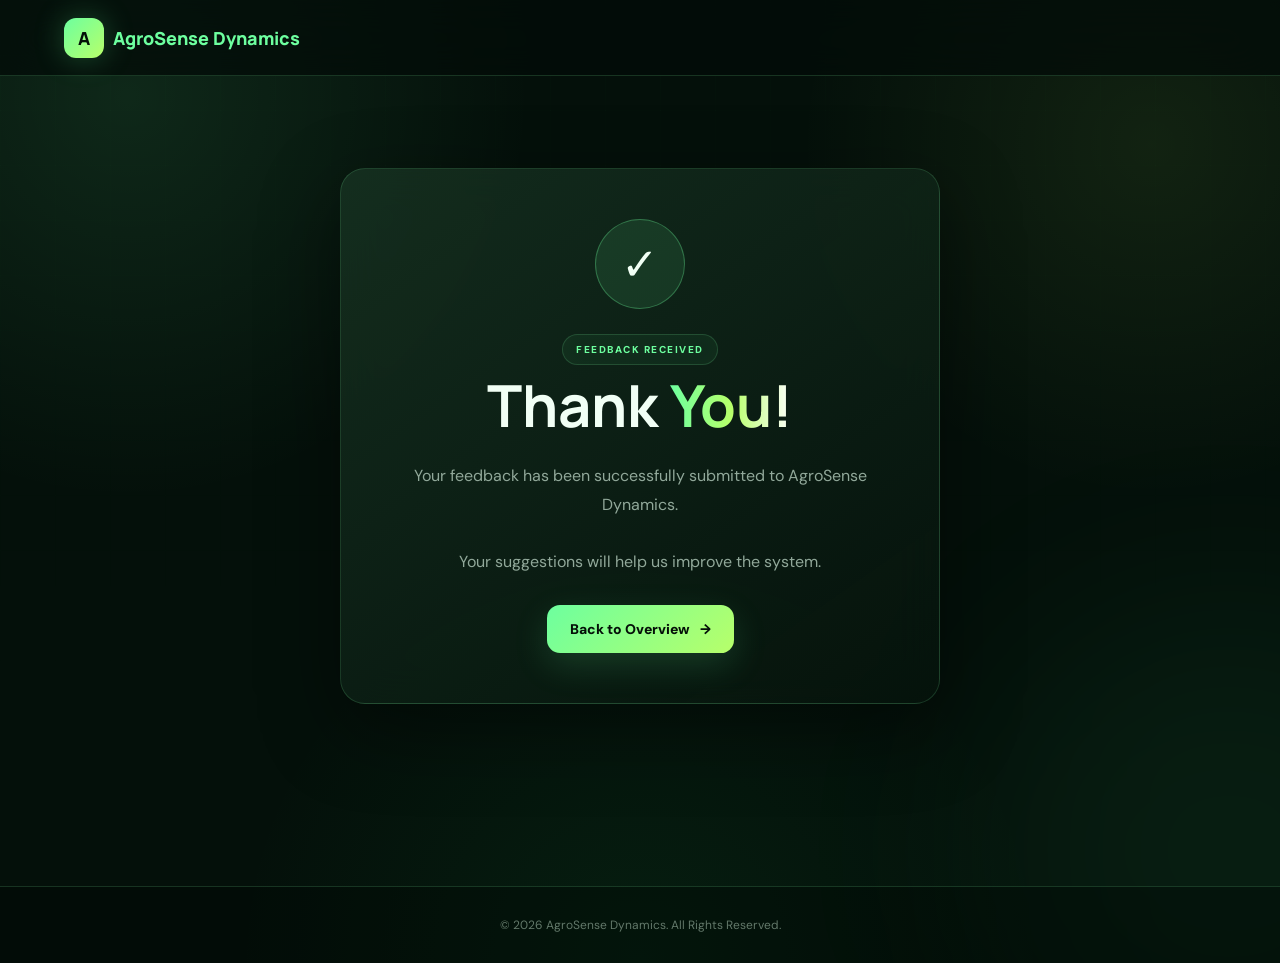
<file: feedback-success.html>
<!DOCTYPE html>
<html lang="en">

<head>

    <meta charset="UTF-8">

    <meta
        name="viewport"
        content="width=device-width, initial-scale=1.0"
    >

    <title>
        Feedback Sent | AgroSense Dynamics
    </title>

    <link
        rel="stylesheet"
        href="style.css"
    >

    <style>

        .success-page {

            min-height: 80vh;

            display: flex;

            align-items: center;

            justify-content: center;

            padding: 40px 20px;

        }


        .success-card {

            width: min(600px, 100%);

            padding: 50px 35px;

            text-align: center;

        }


        .success-icon {

            width: 90px;

            height: 90px;

            margin: 0 auto 25px;

            display: grid;

            place-items: center;

            border-radius: 50%;

            font-size: 45px;

            background:
                rgba(109, 255, 159, 0.10);

            border:
                1px solid
                rgba(109, 255, 159, 0.3);

            animation:
                successPulse 2s ease-in-out infinite;

        }


        @keyframes successPulse {

            0%, 100% {
                transform: scale(1);
            }

            50% {
                transform: scale(1.08);
            }

        }


        .success-card h1 {

            font-size:
                clamp(38px, 6vw, 58px);

            margin-bottom: 18px;

        }


        .success-card p {

            color: var(--muted);

            line-height: 1.8;

        }

    </style>

</head>


<body>


<nav class="navbar">

    <a href="index.html" class="logo">

        <span class="logo-icon">
            A
        </span>

        <span>
            AgroSense
            <span>Dynamics</span>
        </span>

    </a>

</nav>


<main class="success-page">

    <section class="success-card glass reveal">

        <div class="success-icon">
            ✓
        </div>

        <div class="badge">
            FEEDBACK RECEIVED
        </div>

        <h1>

            Thank
            <span class="gradient">
                You!
            </span>

        </h1>

        <p>

            Your feedback has been successfully
            submitted to AgroSense Dynamics.

            <br><br>

            Your suggestions will help us improve
            the system.

        </p>


        <a
            href="overview.html"
            class="btn primary"
        >
            Back to Overview
            <span>→</span>
        </a>

    </section>

</main>


<footer>

    © 2026 AgroSense Dynamics.
    All Rights Reserved.

</footer>


</body>
</html>
</file>
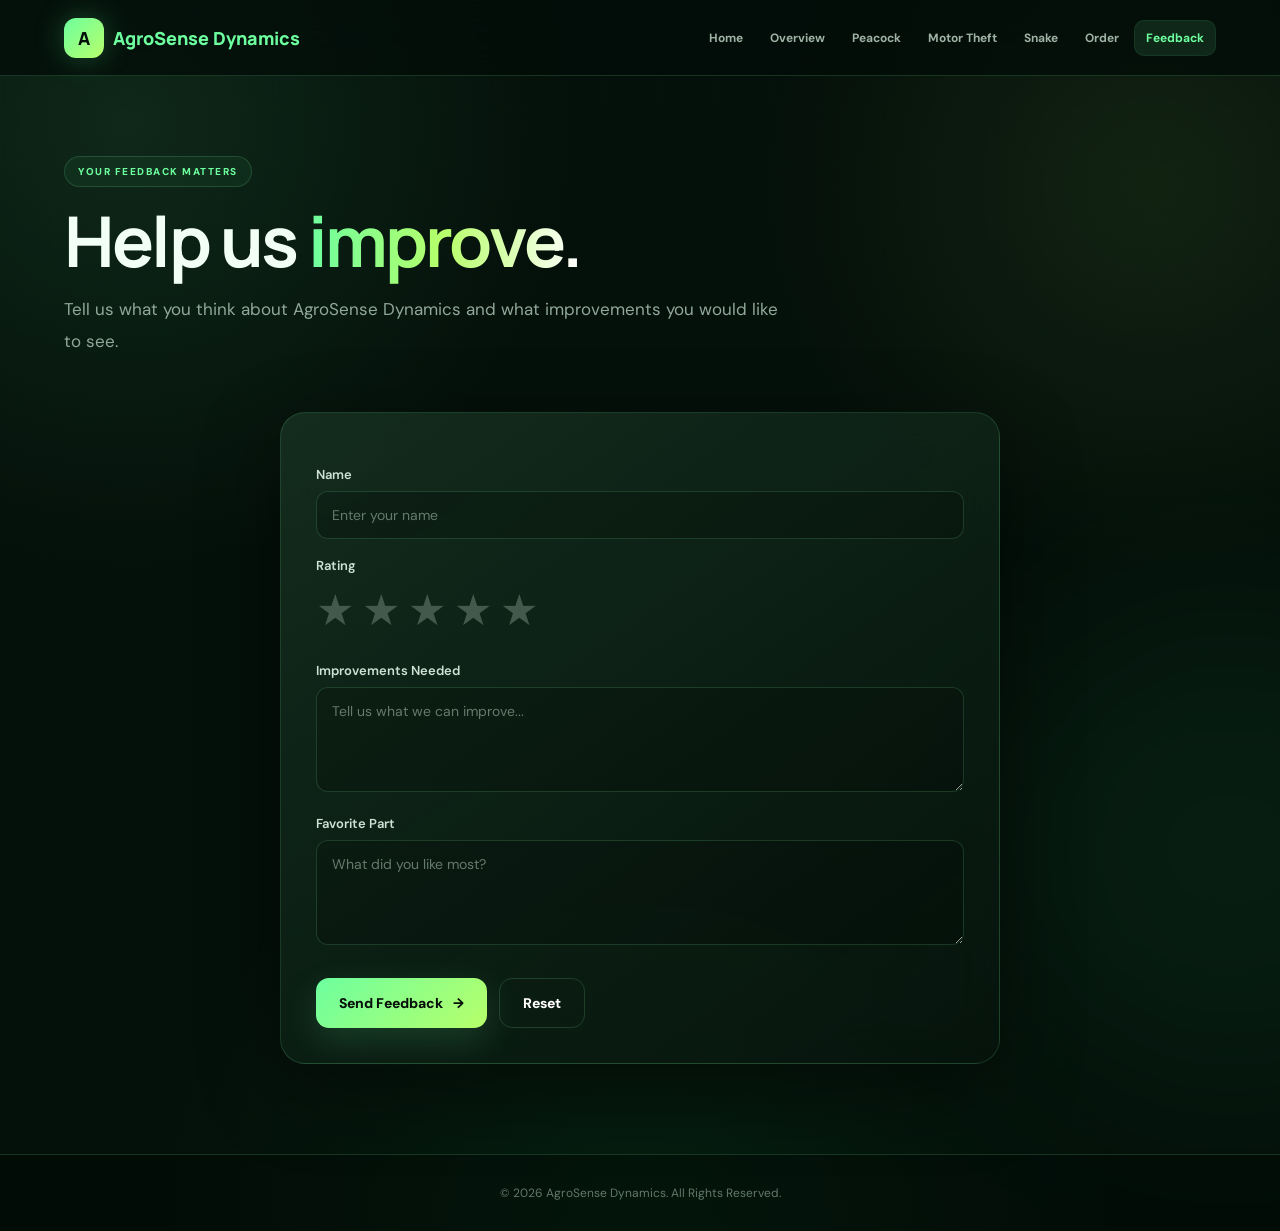
<file: feedback.html>
<!DOCTYPE html>
<html lang="en">

<head>

    <meta charset="UTF-8">

    <meta
        name="viewport"
        content="width=device-width, initial-scale=1.0"
    >

    <title>
        AgroSense Dynamics | Feedback
    </title>

    <link
        rel="stylesheet"
        href="style.css"
    >

</head>


<body>


<nav class="navbar">

    <a href="index.html" class="logo">

        <span class="logo-icon">
            A
        </span>

        <span>
            AgroSense
            <span>Dynamics</span>
        </span>

    </a>


    <div class="nav-links">

        <a href="index.html">
            Home
        </a>

        <a href="overview.html">
            Overview
        </a>

        <a href="peacock.html">
            Peacock
        </a>

        <a href="theft.html">
            Motor Theft
        </a>

        <a href="snake.html">
            Snake
        </a>

        <a href="order.html">
            Order
        </a>

        <a
            href="feedback.html"
            class="active"
        >
            Feedback
        </a>

    </div>

</nav>


<section class="page-header">

    <div class="badge">
        YOUR FEEDBACK MATTERS
    </div>

    <h1>

        Help us
        <span class="gradient">
            improve.
        </span>

    </h1>

    <p>
        Tell us what you think about AgroSense
        Dynamics and what improvements you would
        like to see.
    </p>

</section>


<main>

    <section class="feedback glass">


        <!-- FORMSUBMIT -->

        <form
            action="https://formsubmit.co/agrosensedynamics@gmail.com"
            method="POST"
        >


            <input
                type="hidden"
                name="_subject"
                value="AGROSENSE DYNAMICS FEEDBACK"
            >


            <input
                type="hidden"
                name="_template"
                value="table"
            >


            <input
                type="hidden"
                name="_captcha"
                value="true"
            >


            <input
                type="hidden"
                name="_next"
                value="https://YOUR-USERNAME.github.io/YOUR-REPOSITORY/feedback-success.html"
            >


            <!-- NAME -->

            <label for="feedbackName">
                Name
            </label>

            <input
                type="text"
                id="feedbackName"
                name="Name"
                placeholder="Enter your name"
                required
            >


            <!-- RATING -->

            <label>
                Rating
            </label>


            <div class="stars">

                <button
                    type="button"
                    class="star"
                    data-rating="1"
                    aria-label="1 star"
                >
                    ★
                </button>

                <button
                    type="button"
                    class="star"
                    data-rating="2"
                    aria-label="2 stars"
                >
                    ★
                </button>

                <button
                    type="button"
                    class="star"
                    data-rating="3"
                    aria-label="3 stars"
                >
                    ★
                </button>

                <button
                    type="button"
                    class="star"
                    data-rating="4"
                    aria-label="4 stars"
                >
                    ★
                </button>

                <button
                    type="button"
                    class="star"
                    data-rating="5"
                    aria-label="5 stars"
                >
                    ★
                </button>

            </div>


            <!-- IMPORTANT:
                 Hidden field receives rating -->

            <input
                type="hidden"
                id="rating"
                name="Star Rating"
                value=""
                required
            >


            <!-- IMPROVEMENTS -->

            <label for="improvements">
                Improvements Needed
            </label>

            <textarea
                id="improvements"
                name="Improvements Needed"
                placeholder="Tell us what we can improve..."
                required
            ></textarea>


            <!-- FAVORITE PART -->

            <label for="favorite">
                Favorite Part
            </label>

            <textarea
                id="favorite"
                name="Favorite Part"
                placeholder="What did you like most?"
            ></textarea>


            <div class="button-row">

                <button
                    type="submit"
                    class="btn primary"
                >
                    Send Feedback
                    <span>→</span>
                </button>


                <button
                    type="reset"
                    class="btn btn-reset"
                    onclick="resetStars()"
                >
                    Reset
                </button>

            </div>

        </form>

    </section>

</main>


<footer>

    © 2026 AgroSense Dynamics.
    All Rights Reserved.

</footer>


<script>

const stars =
    document.querySelectorAll(".star");

const ratingInput =
    document.getElementById("rating");


stars.forEach(function(star) {

    star.addEventListener("click", function() {

        const rating =
            Number(this.dataset.rating);


        ratingInput.value =
            rating + " / 5";


        stars.forEach(function(item) {

            if (
                Number(item.dataset.rating)
                <= rating
            ) {

                item.classList.add("active");

            } else {

                item.classList.remove("active");

            }

        });

    });

});


function resetStars() {

    ratingInput.value = "";

    stars.forEach(function(star) {

        star.classList.remove("active");

    });

}

</script>


</body>
</html>
</file>
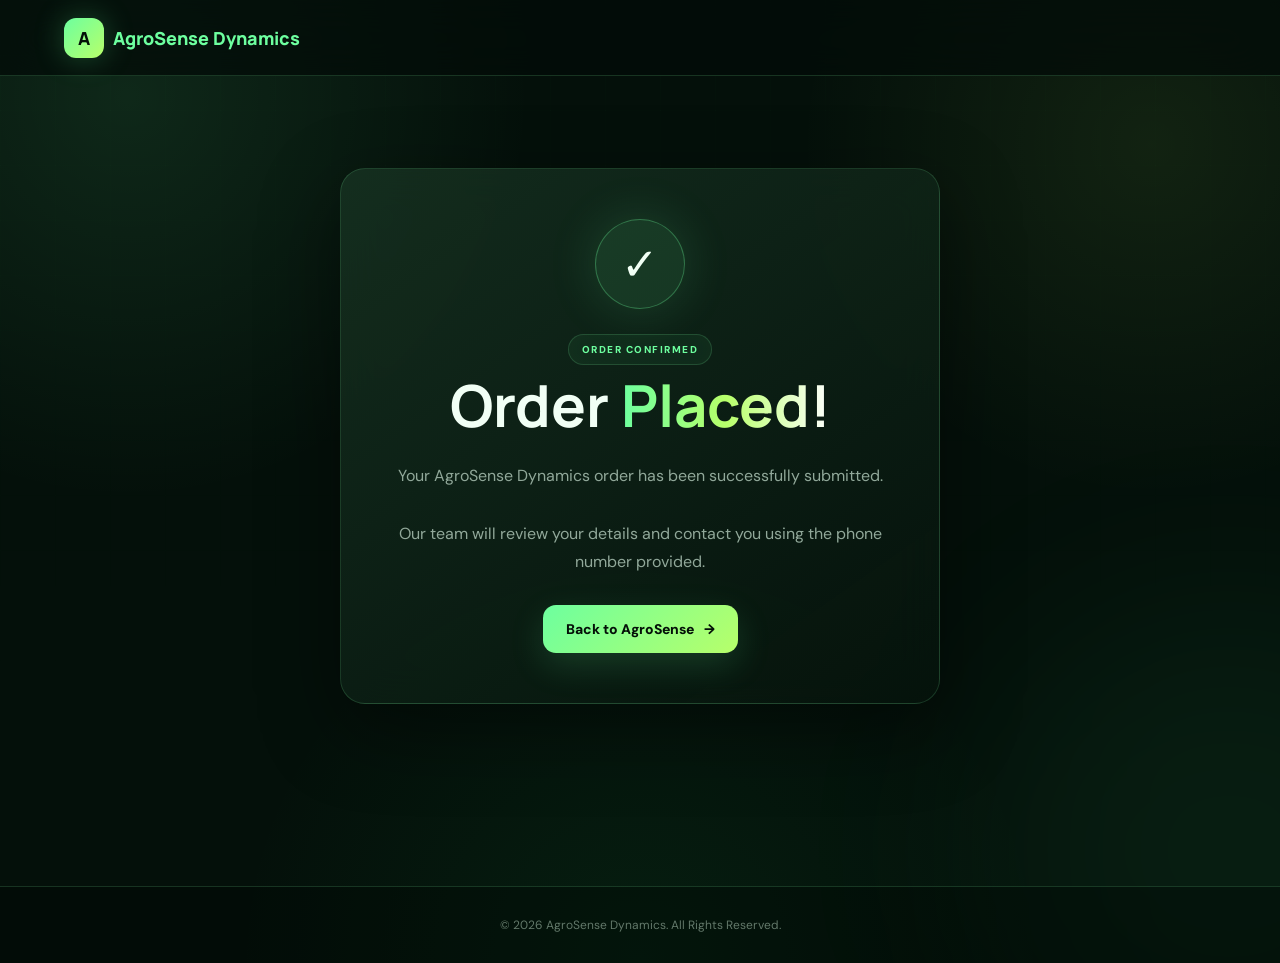
<file: order-success.html>
<!DOCTYPE html>
<html lang="en">

<head>

    <meta charset="UTF-8">

    <meta
        name="viewport"
        content="width=device-width, initial-scale=1.0"
    >

    <title>
        Order Placed | AgroSense Dynamics
    </title>

    <link
        rel="stylesheet"
        href="style.css"
    >

    <style>

        .success-page {

            min-height: 80vh;

            display: flex;

            align-items: center;

            justify-content: center;

            padding: 40px 20px;

        }


        .success-card {

            width: min(600px, 100%);

            padding: 50px 35px;

            text-align: center;

        }


        .success-icon {

            width: 90px;

            height: 90px;

            margin: 0 auto 25px;

            display: grid;

            place-items: center;

            border-radius: 50%;

            font-size: 45px;

            background:
                rgba(109, 255, 159, 0.10);

            border:
                1px solid
                rgba(109, 255, 159, 0.3);

            box-shadow:
                0 0 50px
                rgba(109, 255, 159, 0.15);

            animation:
                successPulse 2s ease-in-out infinite;

        }


        @keyframes successPulse {

            0%, 100% {
                transform: scale(1);
            }

            50% {
                transform: scale(1.08);
            }

        }


        .success-card h1 {

            font-size:
                clamp(38px, 6vw, 58px);

            margin-bottom: 18px;

        }


        .success-card p {

            color: var(--muted);

            line-height: 1.8;

        }

    </style>

</head>


<body>


<nav class="navbar">

    <a href="index.html" class="logo">

        <span class="logo-icon">
            A
        </span>

        <span>
            AgroSense
            <span>Dynamics</span>
        </span>

    </a>

</nav>


<main class="success-page">

    <section class="success-card glass reveal">

        <div class="success-icon">
            ✓
        </div>


        <div class="badge">
            ORDER CONFIRMED
        </div>


        <h1>

            Order
            <span class="gradient">
                Placed!
            </span>

        </h1>


        <p>

            Your AgroSense Dynamics order has been
            successfully submitted.

            <br><br>

            Our team will review your details and
            contact you using the phone number
            provided.

        </p>


        <a
            href="overview.html"
            class="btn primary"
        >
            Back to AgroSense
            <span>→</span>
        </a>

    </section>

</main>


<footer>

    © 2026 AgroSense Dynamics.
    All Rights Reserved.

</footer>


</body>
</html>
</file>
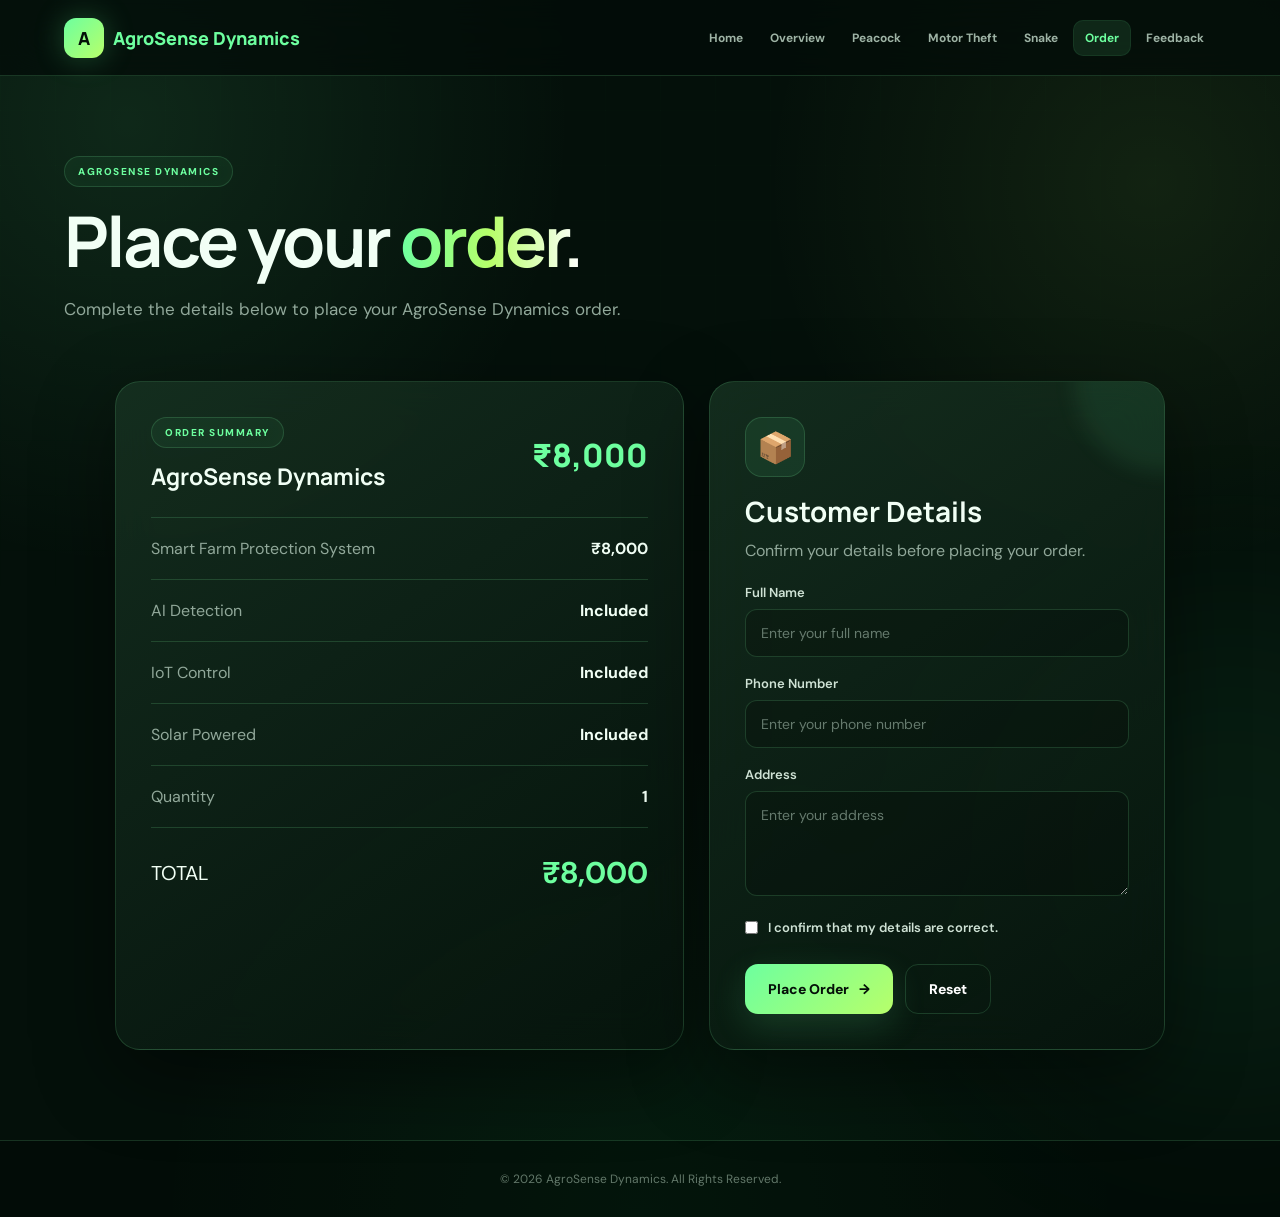
<file: order.html>
<!DOCTYPE html>
<html lang="en">

<head>
    <meta charset="UTF-8">
    <meta name="viewport" content="width=device-width, initial-scale=1.0">

    <title>AgroSense Dynamics | Order</title>

    <link rel="stylesheet" href="style.css">
</head>

<body>

<nav class="navbar">

    <a href="index.html" class="logo">
        <span class="logo-icon">A</span>

        <span>
            AgroSense
            <span>Dynamics</span>
        </span>
    </a>

    <div class="nav-links">
        <a href="index.html">Home</a>
        <a href="overview.html">Overview</a>
        <a href="peacock.html">Peacock</a>
        <a href="theft.html">Motor Theft</a>
        <a href="snake.html">Snake</a>
        <a href="order.html" class="active">Order</a>
        <a href="feedback.html">Feedback</a>
    </div>

</nav>


<section class="page-header reveal">

    <div class="badge">
        AGROSENSE DYNAMICS
    </div>

    <h1>
        Place your
        <span class="gradient">
            order.
        </span>
    </h1>

    <p>
        Complete the details below to place your
        AgroSense Dynamics order.
    </p>

</section>


<main class="order">

    <!-- BILL -->

    <section class="bill glass reveal">

        <div class="bill-header">

            <div>
                <div class="badge">
                    ORDER SUMMARY
                </div>

                <h2>
                    AgroSense Dynamics
                </h2>
            </div>

            <div class="price">
                ₹8,000
            </div>

        </div>


        <div class="bill-row">
            <span>
                Smart Farm Protection System
            </span>

            <strong>
                ₹8,000
            </strong>
        </div>


        <div class="bill-row">
            <span>
                AI Detection
            </span>

            <strong>
                Included
            </strong>
        </div>


        <div class="bill-row">
            <span>
                IoT Control
            </span>

            <strong>
                Included
            </strong>
        </div>


        <div class="bill-row">
            <span>
                Solar Powered
            </span>

            <strong>
                Included
            </strong>
        </div>


        <div class="bill-row">
            <span>
                Quantity
            </span>

            <strong>
                1
            </strong>
        </div>


        <div class="bill-total">

            <span>
                TOTAL
            </span>

            <strong>
                ₹8,000
            </strong>

        </div>

    </section>


    <!-- FORMSUBMIT -->

    <section class="login-card glass reveal delay">

        <div class="large-icon">
            📦
        </div>

        <h2>
            Customer Details
        </h2>

        <p class="muted">
            Confirm your details before placing
            your order.
        </p>


        <form
            action="https://formsubmit.co/agrosensedynamics@gmail.com"
            method="POST"
        >

            <!-- FORM SUBMIT SETTINGS -->

            <input
                type="hidden"
                name="_subject"
                value="NEW AGROSENSE DYNAMICS ORDER"
            >

            <input
                type="hidden"
                name="_template"
                value="table"
            >

            <input
                type="hidden"
                name="_captcha"
                value="true"
            >

            <!--
            IMPORTANT:
            Replace YOUR-USERNAME and YOUR-REPOSITORY
            with your real GitHub Pages address.
            -->

            <input
                type="hidden"
                name="_next"
                value="https://YOUR-USERNAME.github.io/YOUR-REPOSITORY/order-success.html"
            >


            <!-- NAME -->

            <label for="name">
                Full Name
            </label>

            <input
                type="text"
                id="name"
                name="Customer Name"
                placeholder="Enter your full name"
                required
            >


            <!-- PHONE -->

            <label for="phone">
                Phone Number
            </label>

            <input
                type="tel"
                id="phone"
                name="Phone Number"
                placeholder="Enter your phone number"
                required
            >


            <!-- ADDRESS -->

            <label for="address">
                Address
            </label>

            <textarea
                id="address"
                name="Address"
                placeholder="Enter your address"
                required
            ></textarea>


            <!-- ORDER -->

            <input
                type="hidden"
                name="Product"
                value="AgroSense Dynamics Smart Farm Protection System"
            >

            <input
                type="hidden"
                name="Quantity"
                value="1"
            >

            <input
                type="hidden"
                name="Total Amount"
                value="₹18,000"
            >


            <!-- CONFIRMATION -->

            <label class="check">

                <input
                    type="checkbox"
                    required
                >

                <span>
                    I confirm that my details are correct.
                </span>

            </label>


            <div class="button-row">

                <button
                    type="submit"
                    class="btn primary"
                >
                    Place Order
                    <span>→</span>
                </button>

                <button
                    type="reset"
                    class="btn btn-reset"
                >
                    Reset
                </button>

            </div>

        </form>

    </section>

</main>


<footer>

    © 2026 AgroSense Dynamics.
    All Rights Reserved.

</footer>


</body>
</html>
</file>
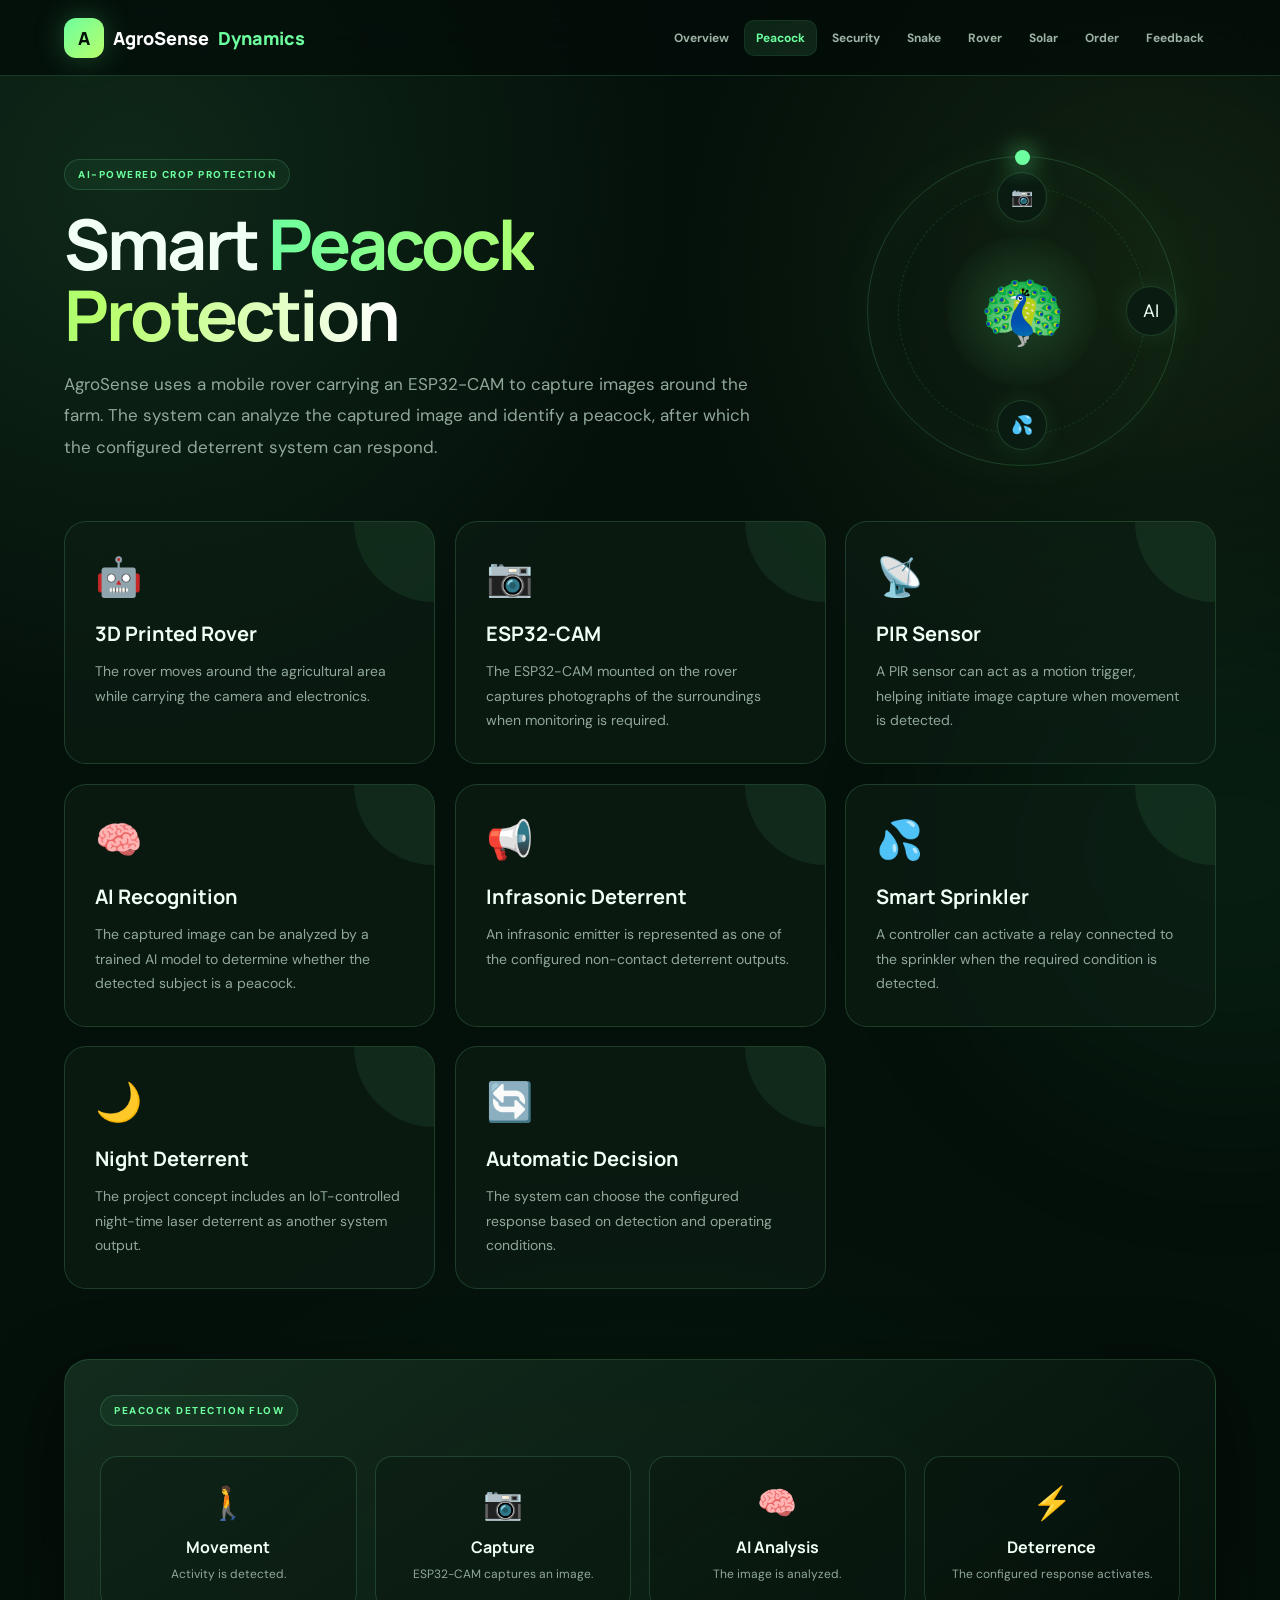
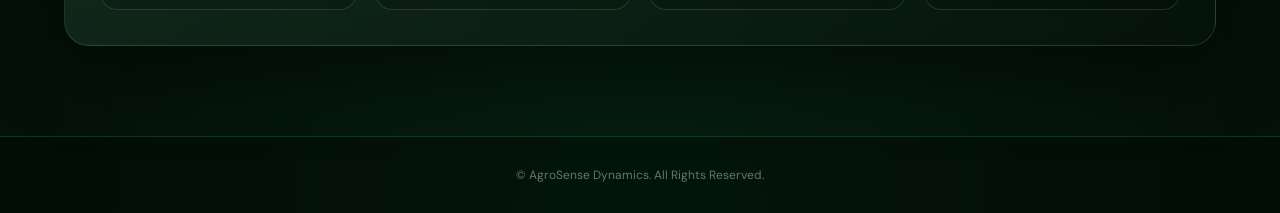
<file: peacock.html>
<!DOCTYPE html>
<html lang="en">
<head>
<meta charset="UTF-8">
<meta name="viewport" content="width=device-width, initial-scale=1.0">
<title>AgroSense | Peacock Protection</title>
<link rel="stylesheet" href="style.css">
</head>

<body>

<nav class="navbar">

<a href="overview.html" class="logo">
<span class="logo-icon">A</span>
AgroSense <span>Dynamics</span>
</a>

<div class="nav-links">
<a href="overview.html">Overview</a>
<a class="active" href="peacock.html">Peacock</a>
<a href="security.html">Security</a>
<a href="snake.html">Snake</a>
<a href="rover.html">Rover</a>
<a href="solar.html">Solar</a>
<a href="order.html">Order</a>
<a href="feedback.html">Feedback</a>
</div>

</nav>


<main>

<section class="page-header split reveal">

<div>

<div class="badge">AI-POWERED CROP PROTECTION</div>

<h1>
Smart
<span class="gradient">Peacock Protection</span>
</h1>

<p>
AgroSense uses a mobile rover carrying an ESP32-CAM
to capture images around the farm. The system can
analyze the captured image and identify a peacock,
after which the configured deterrent system can respond.
</p>

</div>


<div class="orbit">

<div class="orbit-center">🦚</div>

<div class="orbit-node node1">📷</div>
<div class="orbit-node node2">AI</div>
<div class="orbit-node node3">💦</div>

</div>

</section>


<section class="cards">

<article class="card reveal">
<div class="card-icon">🤖</div>
<h3>3D Printed Rover</h3>
<p>
The rover moves around the agricultural area while
carrying the camera and electronics.
</p>
</article>


<article class="card reveal">
<div class="card-icon">📷</div>
<h3>ESP32-CAM</h3>
<p>
The ESP32-CAM mounted on the rover captures photographs
of the surroundings when monitoring is required.
</p>
</article>


<article class="card reveal">
<div class="card-icon">📡</div>
<h3>PIR Sensor</h3>
<p>
A PIR sensor can act as a motion trigger, helping
initiate image capture when movement is detected.
</p>
</article>


<article class="card reveal">
<div class="card-icon">🧠</div>
<h3>AI Recognition</h3>
<p>
The captured image can be analyzed by a trained AI model
to determine whether the detected subject is a peacock.
</p>
</article>


<article class="card reveal">
<div class="card-icon">📢</div>
<h3>Infrasonic Deterrent</h3>
<p>
An infrasonic emitter is represented as one of the
configured non-contact deterrent outputs.
</p>
</article>


<article class="card reveal">
<div class="card-icon">💦</div>
<h3>Smart Sprinkler</h3>
<p>
A controller can activate a relay connected to the
sprinkler when the required condition is detected.
</p>
</article>


<article class="card reveal">
<div class="card-icon">🌙</div>
<h3>Night Deterrent</h3>
<p>
The project concept includes an IoT-controlled
night-time laser deterrent as another system output.
</p>
</article>


<article class="card reveal">
<div class="card-icon">🔄</div>
<h3>Automatic Decision</h3>
<p>
The system can choose the configured response based
on detection and operating conditions.
</p>
</article>

</section>


<section class="flow glass">

<div class="badge">PEACOCK DETECTION FLOW</div>

<div class="flow-items">

<div class="flow-item">
<div class="flow-icon">🚶</div>
<h4>Movement</h4>
<p>Activity is detected.</p>
</div>

<div class="flow-item">
<div class="flow-icon">📷</div>
<h4>Capture</h4>
<p>ESP32-CAM captures an image.</p>
</div>

<div class="flow-item">
<div class="flow-icon">🧠</div>
<h4>AI Analysis</h4>
<p>The image is analyzed.</p>
</div>

<div class="flow-item">
<div class="flow-icon">⚡</div>
<h4>Deterrence</h4>
<p>The configured response activates.</p>
</div>

</div>

</section>

</main>


<footer>
© AgroSense Dynamics. All Rights Reserved.
</footer>

<script src="app.js"></script>

</body>
</html>
</file>
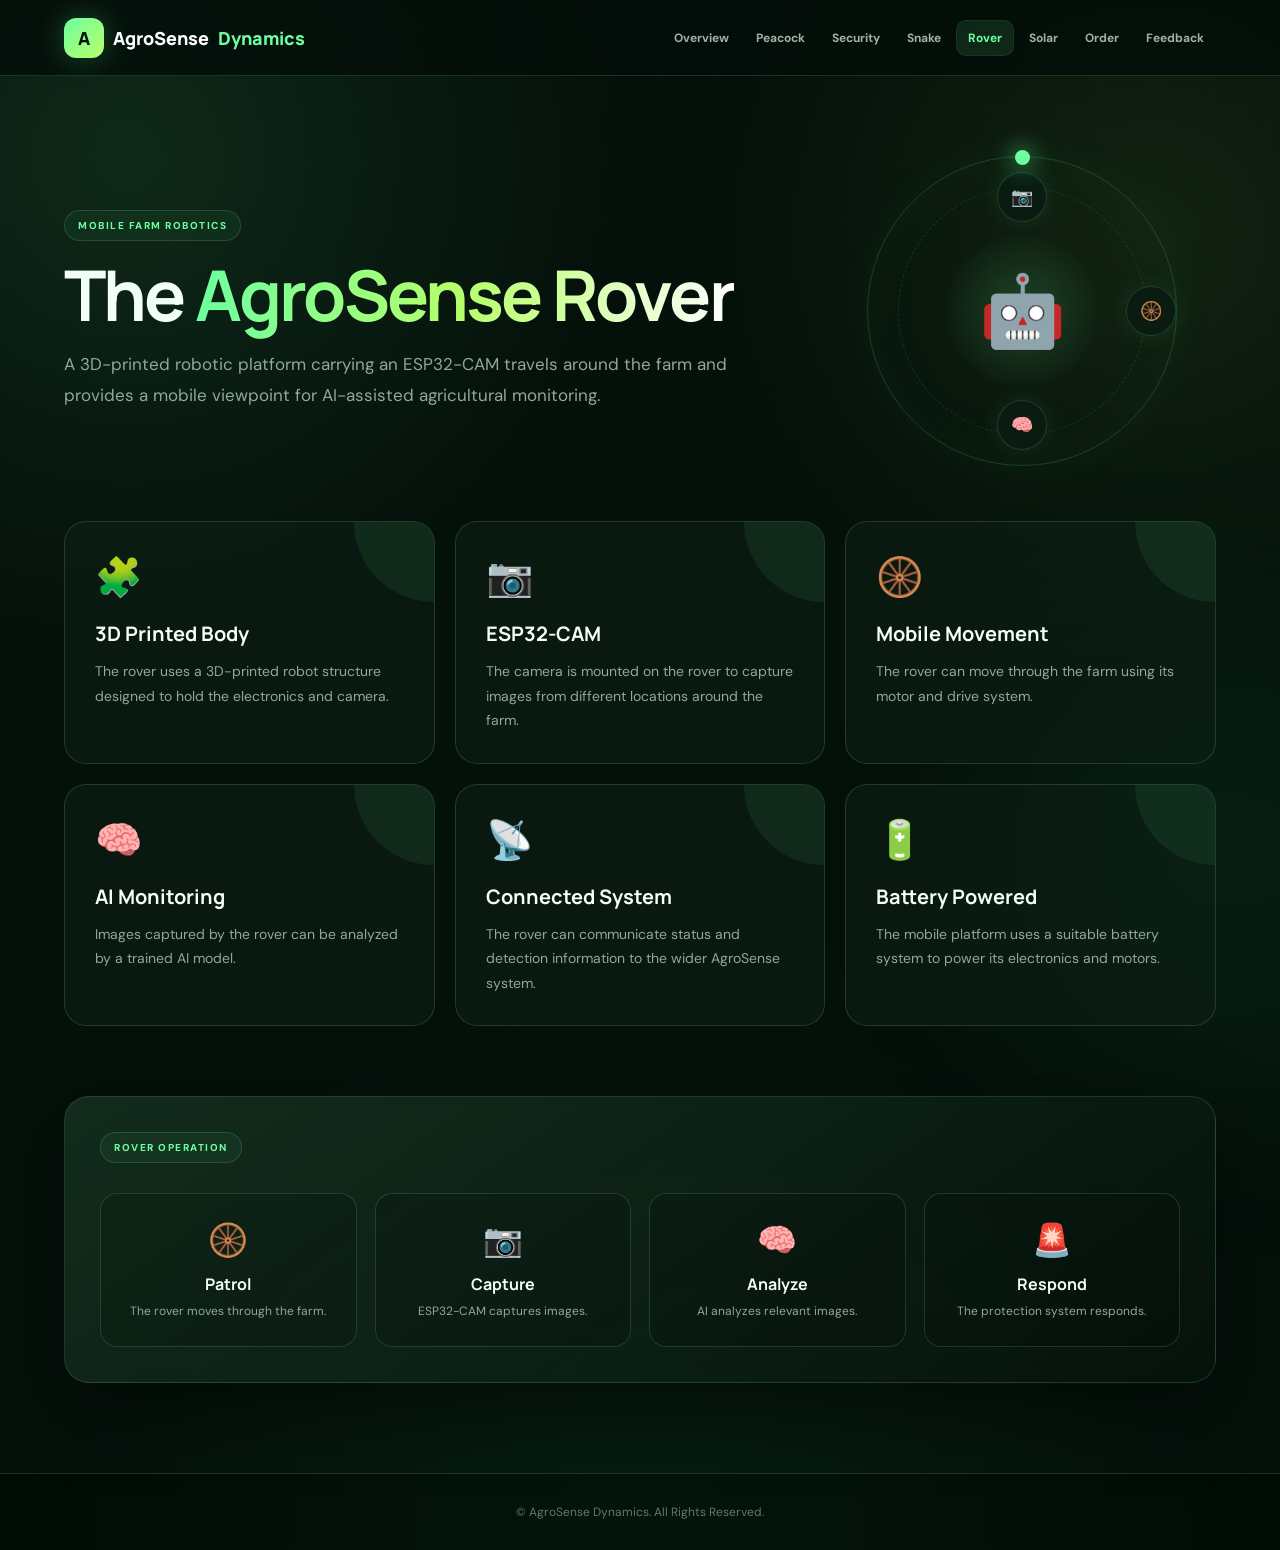
<file: rover.html>
<!DOCTYPE html>
<html lang="en">
<head>
<meta charset="UTF-8">
<meta name="viewport" content="width=device-width, initial-scale=1.0">
<title>AgroSense | Smart Rover</title>
<link rel="stylesheet" href="style.css">
</head>

<body>

<nav class="navbar">

<a href="overview.html" class="logo">
<span class="logo-icon">A</span>
AgroSense <span>Dynamics</span>
</a>

<div class="nav-links">
<a href="overview.html">Overview</a>
<a href="peacock.html">Peacock</a>
<a href="security.html">Security</a>
<a href="snake.html">Snake</a>
<a class="active" href="rover.html">Rover</a>
<a href="solar.html">Solar</a>
<a href="order.html">Order</a>
<a href="feedback.html">Feedback</a>
</div>

</nav>


<main>

<section class="page-header split reveal">

<div>

<div class="badge">MOBILE FARM ROBOTICS</div>

<h1>
The
<span class="gradient">AgroSense Rover</span>
</h1>

<p>
A 3D-printed robotic platform carrying an ESP32-CAM
travels around the farm and provides a mobile viewpoint
for AI-assisted agricultural monitoring.
</p>

</div>

<div class="orbit">
<div class="orbit-center">🤖</div>
<div class="orbit-node node1">📷</div>
<div class="orbit-node node2">🛞</div>
<div class="orbit-node node3">🧠</div>
</div>

</section>


<section class="cards">

<article class="card">
<div class="card-icon">🧩</div>
<h3>3D Printed Body</h3>
<p>
The rover uses a 3D-printed robot structure designed
to hold the electronics and camera.
</p>
</article>

<article class="card">
<div class="card-icon">📷</div>
<h3>ESP32-CAM</h3>
<p>
The camera is mounted on the rover to capture images
from different locations around the farm.
</p>
</article>

<article class="card">
<div class="card-icon">🛞</div>
<h3>Mobile Movement</h3>
<p>
The rover can move through the farm using its motor
and drive system.
</p>
</article>

<article class="card">
<div class="card-icon">🧠</div>
<h3>AI Monitoring</h3>
<p>
Images captured by the rover can be analyzed by a
trained AI model.
</p>
</article>

<article class="card">
<div class="card-icon">📡</div>
<h3>Connected System</h3>
<p>
The rover can communicate status and detection
information to the wider AgroSense system.
</p>
</article>

<article class="card">
<div class="card-icon">🔋</div>
<h3>Battery Powered</h3>
<p>
The mobile platform uses a suitable battery system
to power its electronics and motors.
</p>
</article>

</section>


<section class="flow glass">

<div class="badge">ROVER OPERATION</div>

<div class="flow-items">

<div class="flow-item">
<div class="flow-icon">🛞</div>
<h4>Patrol</h4>
<p>The rover moves through the farm.</p>
</div>

<div class="flow-item">
<div class="flow-icon">📷</div>
<h4>Capture</h4>
<p>ESP32-CAM captures images.</p>
</div>

<div class="flow-item">
<div class="flow-icon">🧠</div>
<h4>Analyze</h4>
<p>AI analyzes relevant images.</p>
</div>

<div class="flow-item">
<div class="flow-icon">🚨</div>
<h4>Respond</h4>
<p>The protection system responds.</p>
</div>

</div>

</section>

</main>


<footer>
© AgroSense Dynamics. All Rights Reserved.
</footer>

<script src="app.js"></script>

</body>
</html>
</file>
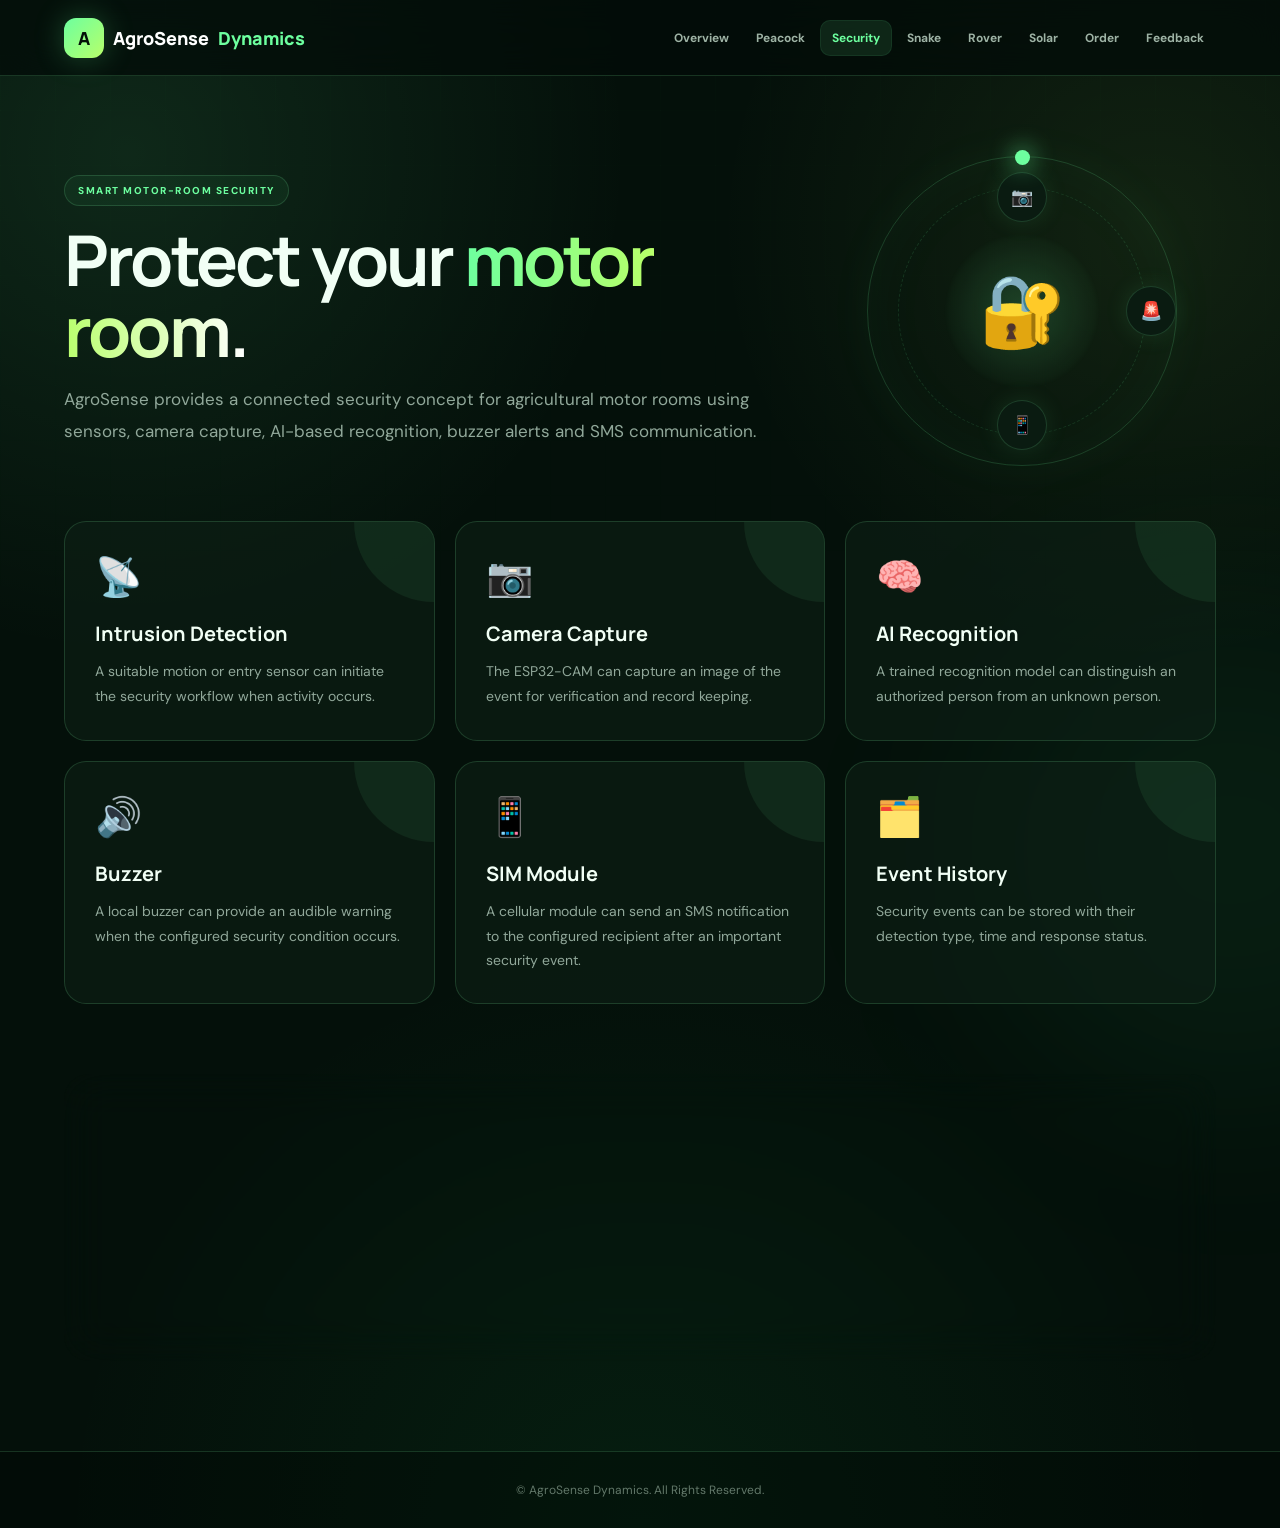
<file: security.html>
<!DOCTYPE html>
<html lang="en">
<head>
<meta charset="UTF-8">
<meta name="viewport" content="width=device-width, initial-scale=1.0">
<title>AgroSense | Motor Room Security</title>
<link rel="stylesheet" href="style.css">
</head>

<body>

<nav class="navbar">

<a href="overview.html" class="logo">
<span class="logo-icon">A</span>
AgroSense <span>Dynamics</span>
</a>

<div class="nav-links">
<a href="overview.html">Overview</a>
<a href="peacock.html">Peacock</a>
<a class="active" href="security.html">Security</a>
<a href="snake.html">Snake</a>
<a href="rover.html">Rover</a>
<a href="solar.html">Solar</a>
<a href="order.html">Order</a>
<a href="feedback.html">Feedback</a>
</div>

</nav>


<main>

<section class="page-header split reveal">

<div>

<div class="badge">SMART MOTOR-ROOM SECURITY</div>

<h1>
Protect your
<span class="gradient">motor room.</span>
</h1>

<p>
AgroSense provides a connected security concept for
agricultural motor rooms using sensors, camera capture,
AI-based recognition, buzzer alerts and SMS communication.
</p>

</div>

<div class="orbit">
<div class="orbit-center">🔐</div>
<div class="orbit-node node1">📷</div>
<div class="orbit-node node2">🚨</div>
<div class="orbit-node node3">📱</div>
</div>

</section>


<section class="cards">

<article class="card">
<div class="card-icon">📡</div>
<h3>Intrusion Detection</h3>
<p>
A suitable motion or entry sensor can initiate the
security workflow when activity occurs.
</p>
</article>

<article class="card">
<div class="card-icon">📷</div>
<h3>Camera Capture</h3>
<p>
The ESP32-CAM can capture an image of the event for
verification and record keeping.
</p>
</article>

<article class="card">
<div class="card-icon">🧠</div>
<h3>AI Recognition</h3>
<p>
A trained recognition model can distinguish an authorized
person from an unknown person.
</p>
</article>

<article class="card">
<div class="card-icon">🔊</div>
<h3>Buzzer</h3>
<p>
A local buzzer can provide an audible warning when
the configured security condition occurs.
</p>
</article>

<article class="card">
<div class="card-icon">📱</div>
<h3>SIM Module</h3>
<p>
A cellular module can send an SMS notification to the
configured recipient after an important security event.
</p>
</article>

<article class="card">
<div class="card-icon">🗂️</div>
<h3>Event History</h3>
<p>
Security events can be stored with their detection
type, time and response status.
</p>
</article>

</section>


<section class="flow glass">

<div class="badge">SECURITY WORKFLOW</div>

<div class="flow-items">

<div class="flow-item">
<div class="flow-icon">👤</div>
<h4>Detect</h4>
<p>Activity is detected.</p>
</div>

<div class="flow-item">
<div class="flow-icon">📷</div>
<h4>Capture</h4>
<p>Camera captures the event.</p>
</div>

<div class="flow-item">
<div class="flow-icon">🧠</div>
<h4>Verify</h4>
<p>Recognition checks the event.</p>
</div>

<div class="flow-item">
<div class="flow-icon">📱</div>
<h4>Alert</h4>
<p>Buzzer and SMS can respond.</p>
</div>

</div>

</section>

</main>


<footer>
© AgroSense Dynamics. All Rights Reserved.
</footer>

<script src="app.js"></script>

</body>
</html>
</file>
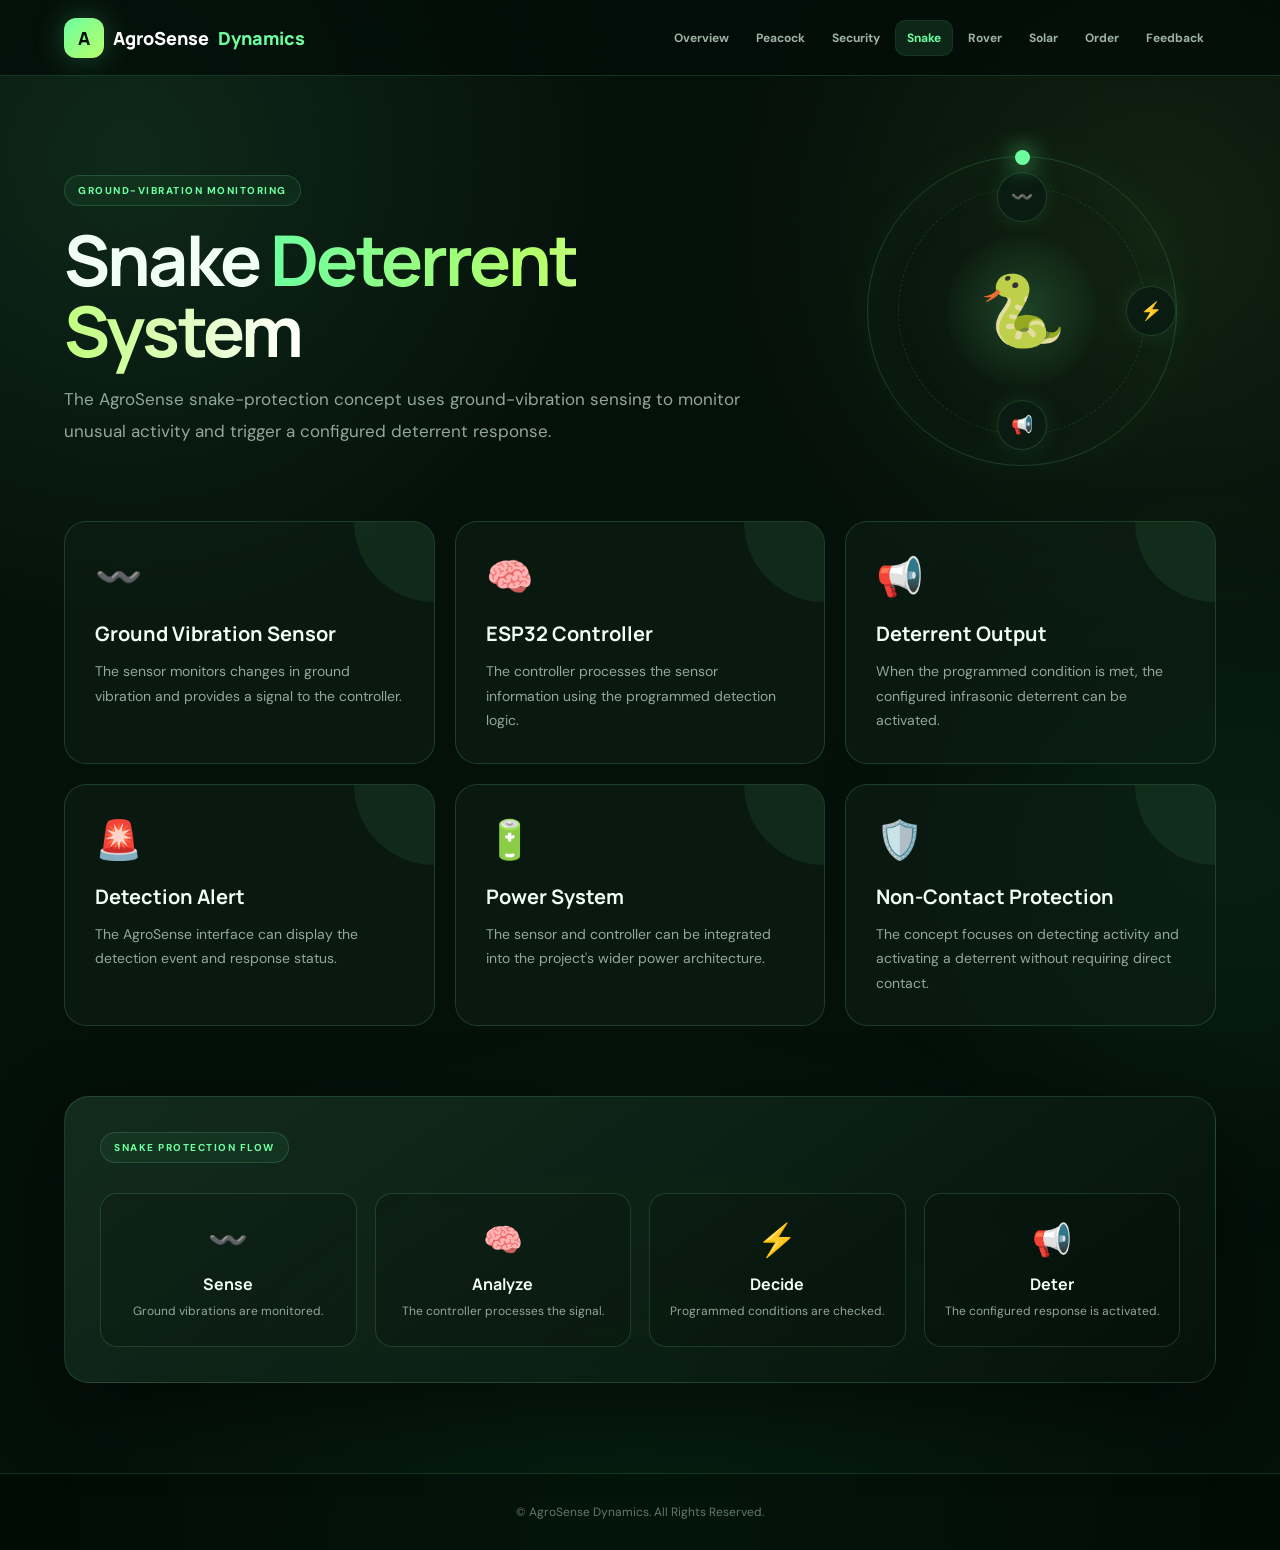
<file: snake.html>
<!DOCTYPE html>
<html lang="en">
<head>
<meta charset="UTF-8">
<meta name="viewport" content="width=device-width, initial-scale=1.0">
<title>AgroSense | Snake Deterrent</title>
<link rel="stylesheet" href="style.css">
</head>

<body>

<nav class="navbar">

<a href="overview.html" class="logo">
<span class="logo-icon">A</span>
AgroSense <span>Dynamics</span>
</a>

<div class="nav-links">
<a href="overview.html">Overview</a>
<a href="peacock.html">Peacock</a>
<a href="security.html">Security</a>
<a class="active" href="snake.html">Snake</a>
<a href="rover.html">Rover</a>
<a href="solar.html">Solar</a>
<a href="order.html">Order</a>
<a href="feedback.html">Feedback</a>
</div>

</nav>


<main>

<section class="page-header split reveal">

<div>

<div class="badge">GROUND-VIBRATION MONITORING</div>

<h1>
Snake
<span class="gradient">Deterrent System</span>
</h1>

<p>
The AgroSense snake-protection concept uses ground-vibration
sensing to monitor unusual activity and trigger a configured
deterrent response.
</p>

</div>

<div class="orbit">
<div class="orbit-center">🐍</div>
<div class="orbit-node node1">〰️</div>
<div class="orbit-node node2">⚡</div>
<div class="orbit-node node3">📢</div>
</div>

</section>


<section class="cards">

<article class="card">
<div class="card-icon">〰️</div>
<h3>Ground Vibration Sensor</h3>
<p>
The sensor monitors changes in ground vibration and
provides a signal to the controller.
</p>
</article>

<article class="card">
<div class="card-icon">🧠</div>
<h3>ESP32 Controller</h3>
<p>
The controller processes the sensor information using
the programmed detection logic.
</p>
</article>

<article class="card">
<div class="card-icon">📢</div>
<h3>Deterrent Output</h3>
<p>
When the programmed condition is met, the configured
infrasonic deterrent can be activated.
</p>
</article>

<article class="card">
<div class="card-icon">🚨</div>
<h3>Detection Alert</h3>
<p>
The AgroSense interface can display the detection event
and response status.
</p>
</article>

<article class="card">
<div class="card-icon">🔋</div>
<h3>Power System</h3>
<p>
The sensor and controller can be integrated into the
project's wider power architecture.
</p>
</article>

<article class="card">
<div class="card-icon">🛡️</div>
<h3>Non-Contact Protection</h3>
<p>
The concept focuses on detecting activity and activating
a deterrent without requiring direct contact.
</p>
</article>

</section>


<section class="flow glass">

<div class="badge">SNAKE PROTECTION FLOW</div>

<div class="flow-items">

<div class="flow-item">
<div class="flow-icon">〰️</div>
<h4>Sense</h4>
<p>Ground vibrations are monitored.</p>
</div>

<div class="flow-item">
<div class="flow-icon">🧠</div>
<h4>Analyze</h4>
<p>The controller processes the signal.</p>
</div>

<div class="flow-item">
<div class="flow-icon">⚡</div>
<h4>Decide</h4>
<p>Programmed conditions are checked.</p>
</div>

<div class="flow-item">
<div class="flow-icon">📢</div>
<h4>Deter</h4>
<p>The configured response is activated.</p>
</div>

</div>

</section>

</main>


<footer>
© AgroSense Dynamics. All Rights Reserved.
</footer>

<script src="app.js"></script>

</body>
</html>
</file>
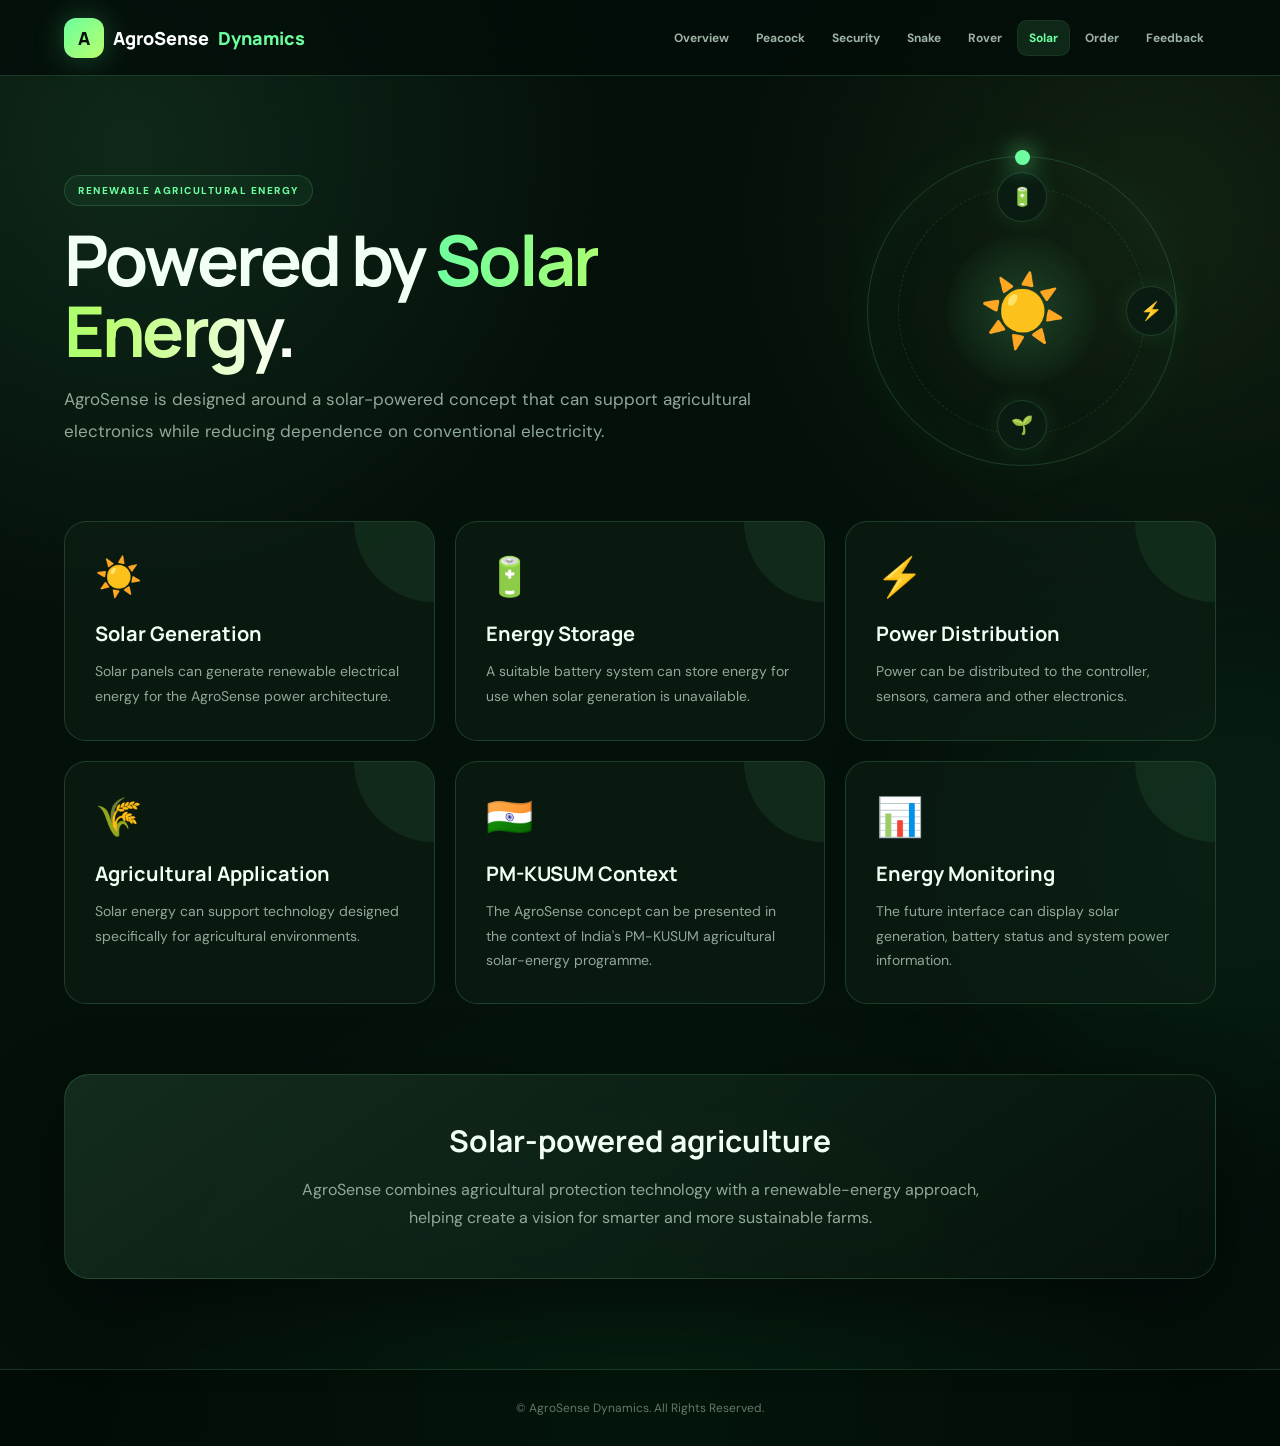
<file: solar.html>
<!DOCTYPE html>
<html lang="en">
<head>
<meta charset="UTF-8">
<meta name="viewport" content="width=device-width, initial-scale=1.0">
<title>AgroSense | Solar Power</title>
<link rel="stylesheet" href="style.css">
</head>

<body>

<nav class="navbar">

<a href="overview.html" class="logo">
<span class="logo-icon">A</span>
AgroSense <span>Dynamics</span>
</a>

<div class="nav-links">
<a href="overview.html">Overview</a>
<a href="peacock.html">Peacock</a>
<a href="security.html">Security</a>
<a href="snake.html">Snake</a>
<a href="rover.html">Rover</a>
<a class="active" href="solar.html">Solar</a>
<a href="order.html">Order</a>
<a href="feedback.html">Feedback</a>
</div>

</nav>


<main>

<section class="page-header split reveal">

<div>

<div class="badge">RENEWABLE AGRICULTURAL ENERGY</div>

<h1>
Powered by
<span class="gradient">Solar Energy.</span>
</h1>

<p>
AgroSense is designed around a solar-powered concept
that can support agricultural electronics while reducing
dependence on conventional electricity.
</p>

</div>

<div class="orbit">

<div class="orbit-center">☀️</div>

<div class="orbit-node node1">🔋</div>
<div class="orbit-node node2">⚡</div>
<div class="orbit-node node3">🌱</div>

</div>

</section>


<section class="cards">

<article class="card">
<div class="card-icon">☀️</div>
<h3>Solar Generation</h3>
<p>
Solar panels can generate renewable electrical energy
for the AgroSense power architecture.
</p>
</article>

<article class="card">
<div class="card-icon">🔋</div>
<h3>Energy Storage</h3>
<p>
A suitable battery system can store energy for use
when solar generation is unavailable.
</p>
</article>

<article class="card">
<div class="card-icon">⚡</div>
<h3>Power Distribution</h3>
<p>
Power can be distributed to the controller, sensors,
camera and other electronics.
</p>
</article>

<article class="card">
<div class="card-icon">🌾</div>
<h3>Agricultural Application</h3>
<p>
Solar energy can support technology designed specifically
for agricultural environments.
</p>
</article>

<article class="card">
<div class="card-icon">🇮🇳</div>
<h3>PM-KUSUM Context</h3>
<p>
The AgroSense concept can be presented in the context
of India's PM-KUSUM agricultural solar-energy programme.
</p>
</article>

<article class="card">
<div class="card-icon">📊</div>
<h3>Energy Monitoring</h3>
<p>
The future interface can display solar generation,
battery status and system power information.
</p>
</article>

</section>


<section class="glass info-banner">

<h2>Solar-powered agriculture</h2>

<p>
AgroSense combines agricultural protection technology
with a renewable-energy approach, helping create a
vision for smarter and more sustainable farms.
</p>

</section>

</main>


<footer>
© AgroSense Dynamics. All Rights Reserved.
</footer>

<script src="app.js"></script>

</body>
</html>
</file>
<file: style.css>
/* =========================================================
   AGROSENSE DYNAMICS
   PROFESSIONAL WEBSITE STYLESHEET
   ========================================================= */


/* =========================================================
   GOOGLE FONTS
   ========================================================= */

@import url('https://fonts.googleapis.com/css2?family=DM+Sans:wght@400;500;600;700;800&family=Manrope:wght@600;700;800&display=swap');


/* =========================================================
   ROOT VARIABLES
   ========================================================= */

:root {

    --bg: #04100a;
    --bg-dark: #020804;
    --bg-light: #0a1b11;

    --card: rgba(12, 32, 20, 0.72);
    --card-hover: rgba(18, 48, 29, 0.92);

    --green: #6dff9f;
    --green-light: #b7ff6a;
    --green-dark: #1ed760;

    --text: #f1fff5;
    --text-soft: #d7e8dc;
    --muted: #91a89a;

    --border: rgba(130, 255, 170, 0.16);
    --border-bright: rgba(109, 255, 159, 0.38);

    --shadow:
        0 25px 80px rgba(0, 0, 0, 0.45);

    --glow:
        0 0 35px rgba(109, 255, 159, 0.16);

    --radius: 22px;
}


/* =========================================================
   RESET
   ========================================================= */

* {
    margin: 0;
    padding: 0;
    box-sizing: border-box;
}


html {
    scroll-behavior: smooth;
}


body {
    min-height: 100vh;

    font-family: "DM Sans", sans-serif;

    color: var(--text);

    background:
        radial-gradient(
            circle at 10% 10%,
            rgba(109, 255, 159, 0.10),
            transparent 28%
        ),

        radial-gradient(
            circle at 90% 15%,
            rgba(183, 255, 106, 0.08),
            transparent 25%
        ),

        radial-gradient(
            circle at 50% 100%,
            rgba(30, 215, 96, 0.07),
            transparent 35%
        ),

        var(--bg);

    overflow-x: hidden;

    transition:
        opacity 0.3s ease,
        transform 0.3s ease;
}


/* =========================================================
   BACKGROUND GRID
   ========================================================= */

body::before {

    content: "";

    position: fixed;

    inset: 0;

    pointer-events: none;

    z-index: -2;

    opacity: 0.17;

    background-image:

        linear-gradient(
            rgba(120, 255, 160, 0.08) 1px,
            transparent 1px
        ),

        linear-gradient(
            90deg,
            rgba(120, 255, 160, 0.08) 1px,
            transparent 1px
        );

    background-size: 55px 55px;

    mask-image:
        linear-gradient(
            to bottom,
            black,
            transparent 90%
        );
}


/* =========================================================
   BACKGROUND GLOW
   ========================================================= */

body::after {

    content: "";

    position: fixed;

    width: 500px;
    height: 500px;

    right: -200px;
    bottom: -200px;

    border-radius: 50%;

    background:
        rgba(80, 255, 140, 0.055);

    filter: blur(100px);

    pointer-events: none;

    z-index: -1;

    animation:
        floatingGlow 9s ease-in-out infinite alternate;
}


@keyframes floatingGlow {

    from {
        transform:
            translate(0, 0)
            scale(1);
    }

    to {
        transform:
            translate(-70px, -60px)
            scale(1.15);
    }
}


/* =========================================================
   TEXT
   ========================================================= */

h1,
h2,
h3,
h4 {

    font-family: "Manrope", sans-serif;

}


p {

    line-height: 1.8;

}


.muted {

    color: var(--muted);

}


.gradient {

    background:
        linear-gradient(
            90deg,
            var(--green),
            var(--green-light),
            #ffffff
        );

    -webkit-background-clip: text;

    background-clip: text;

    color: transparent;

}


/* =========================================================
   NAVBAR
   ========================================================= */

.navbar {

    position: sticky;

    top: 0;

    z-index: 1000;

    height: 76px;

    width: 100%;

    padding:
        0 5%;

    display: flex;

    align-items: center;

    justify-content: space-between;

    background:
        rgba(3, 13, 8, 0.76);

    backdrop-filter:
        blur(22px);

    -webkit-backdrop-filter:
        blur(22px);

    border-bottom:
        1px solid var(--border);
}


/* =========================================================
   LOGO
   ========================================================= */

.logo {

    display: flex;

    align-items: center;

    gap: 9px;

    text-decoration: none;

    color: white;

    font-family: "Manrope", sans-serif;

    font-size: 18px;

    font-weight: 800;

    white-space: nowrap;
}


.logo span:not(.logo-icon) {

    color: var(--green);

}


.logo-icon {

    width: 40px;

    height: 40px;

    display: grid;

    place-items: center;

    border-radius: 12px;

    color: #031008;

    background:
        linear-gradient(
            135deg,
            var(--green),
            var(--green-light)
        );

    box-shadow:
        0 0 30px
        rgba(109, 255, 159, 0.25);

    font-weight: 900;

    transition:
        transform 0.3s ease,
        box-shadow 0.3s ease;
}


.logo:hover .logo-icon {

    transform:
        rotate(-8deg)
        scale(1.08);

    box-shadow:
        0 0 45px
        rgba(109, 255, 159, 0.45);
}


/* =========================================================
   NAVIGATION LINKS
   ========================================================= */

.nav-links {

    display: flex;

    align-items: center;

    gap: 3px;

    overflow-x: auto;

    scrollbar-width: none;
}


.nav-links::-webkit-scrollbar {

    display: none;

}


.nav-links a {

    color: #9eb3a5;

    text-decoration: none;

    font-size: 12px;

    font-weight: 700;

    padding:
        10px 12px;

    border-radius: 10px;

    white-space: nowrap;

    transition:
        color 0.3s ease,
        background 0.3s ease,
        transform 0.3s ease;
}


.nav-links a:hover {

    color: white;

    background:
        rgba(109, 255, 159, 0.08);

    transform:
        translateY(-1px);
}


.nav-links a.active {

    color: var(--green);

    background:
        rgba(109, 255, 159, 0.10);

    box-shadow:
        inset 0 0 0 1px
        rgba(109, 255, 159, 0.08);
}


/* =========================================================
   HERO
   ========================================================= */

.hero {

    width:
        min(1180px, 90%);

    min-height:
        calc(100vh - 76px);

    margin:
        0 auto;

    display:
        grid;

    grid-template-columns:
        1.15fr 0.85fr;

    align-items:
        center;

    gap:
        70px;

    padding:
        70px 0;
}


.hero-content {

    max-width:
        720px;
}


.hero h1 {

    font-size:
        clamp(44px, 6vw, 78px);

    line-height:
        1.01;

    letter-spacing:
        -0.045em;

    margin:
        24px 0;
}


.hero p {

    max-width:
        680px;

    color:
        var(--muted);

    font-size:
        17px;

    line-height:
        1.85;
}


/* =========================================================
   BADGE
   ========================================================= */

.badge {

    display:
        inline-flex;

    align-items:
        center;

    gap:
        8px;

    padding:
        8px 13px;

    border:
        1px solid var(--border);

    border-radius:
        999px;

    background:
        rgba(109, 255, 159, 0.05);

    color:
        var(--green);

    font-size:
        10px;

    font-weight:
        800;

    letter-spacing:
        0.15em;

    text-transform:
        uppercase;

    box-shadow:
        inset 0 0 20px
        rgba(109, 255, 159, 0.02);
}


/* =========================================================
   HERO STATS
   ========================================================= */

.hero-stats {

    display:
        flex;

    gap:
        38px;

    margin-top:
        40px;
}


.hero-stats div {

    display:
        flex;

    flex-direction:
        column;

    gap:
        4px;
}


.hero-stats strong {

    font-family:
        "Manrope", sans-serif;

    font-size:
        23px;

    color:
        var(--green);
}


.hero-stats span {

    color:
        var(--muted);

    font-size:
        12px;

}


/* =========================================================
   GLASS
   ========================================================= */

.glass {

    background:
        linear-gradient(
            145deg,
            rgba(24, 52, 35, 0.78),
            rgba(6, 19, 12, 0.75)
        );

    border:
        1px solid var(--border);

    border-radius:
        25px;

    box-shadow:
        var(--shadow);

    backdrop-filter:
        blur(22px);

    -webkit-backdrop-filter:
        blur(22px);
}


/* =========================================================
   LOGIN CARD
   ========================================================= */

.login-card {

    padding:
        35px;

    position:
        relative;

    overflow:
        hidden;

    animation:
        cardFloat 5s ease-in-out infinite;
}


.login-card::before {

    content:
        "";

    position:
        absolute;

    width:
        180px;

    height:
        180px;

    top:
        -90px;

    right:
        -90px;

    border-radius:
        50%;

    background:
        rgba(109, 255, 159, 0.08);

    filter:
        blur(10px);

}


@keyframes cardFloat {

    0%,
    100% {

        transform:
            translateY(0);

    }

    50% {

        transform:
            translateY(-10px);

    }
}


.login-card h2 {

    font-size:
        28px;

    margin:
        15px 0 7px;

}


.large-icon {

    width:
        60px;

    height:
        60px;

    display:
        grid;

    place-items:
        center;

    border-radius:
        17px;

    background:
        rgba(109, 255, 159, 0.08);

    border:
        1px solid var(--border);

    font-size:
        30px;

}


/* =========================================================
   FORMS
   ========================================================= */

label {

    display:
        block;

    margin-top:
        18px;

    color:
        #cfe2d5;

    font-size:
        13px;

    font-weight:
        600;
}


input,
textarea {

    width:
        100%;

    margin-top:
        8px;

    padding:
        14px 15px;

    border:
        1px solid var(--border);

    border-radius:
        12px;

    outline:
        none;

    background:
        rgba(0, 0, 0, 0.20);

    color:
        white;

    font-family:
        inherit;

    font-size:
        14px;

    transition:
        border 0.3s ease,
        box-shadow 0.3s ease,
        transform 0.3s ease;
}


textarea {

    min-height:
        105px;

    resize:
        vertical;
}


input::placeholder,
textarea::placeholder {

    color:
        #657a6d;

}


input:focus,
textarea:focus {

    border-color:
        var(--green);

    box-shadow:
        0 0 0 3px
        rgba(109, 255, 159, 0.08),

        0 0 30px
        rgba(109, 255, 159, 0.06);

    transform:
        translateY(-1px);
}


/* =========================================================
   BUTTONS
   ========================================================= */

.btn {

    display:
        inline-flex;

    align-items:
        center;

    justify-content:
        center;

    gap:
        10px;

    margin-top:
        28px;

    padding:
        15px 23px;

    border:
        none;

    border-radius:
        13px;

    font-family:
        inherit;

    font-size:
        14px;

    font-weight:
        800;

    text-decoration:
        none;

    cursor:
        pointer;

    transition:
        transform 0.3s ease,
        box-shadow 0.3s ease,
        background 0.3s ease;
}


.btn span {

    transition:
        transform 0.3s ease;

}


.btn:hover span {

    transform:
        translateX(4px);

}


.btn.primary {

    color:
        #041008;

    background:
        linear-gradient(
            135deg,
            var(--green),
            var(--green-light)
        );

    box-shadow:
        0 12px 35px
        rgba(109, 255, 159, 0.15);

}


.btn.primary:hover {

    transform:
        translateY(-4px)
        scale(1.015);

    box-shadow:
        0 20px 55px
        rgba(109, 255, 159, 0.28);

}


.btn-reset {

    color:
        white;

    background:
        transparent;

    border:
        1px solid var(--border);

}


.btn-reset:hover {

    background:
        rgba(255,255,255,0.05);

    transform:
        translateY(-3px);

}


/* =========================================================
   PAGE HEADER
   ========================================================= */

.page-header {

    width:
        min(1180px, 90%);

    margin:
        80px auto 55px;

}


.page-header h1 {

    font-size:
        clamp(42px, 6vw, 70px);

    line-height:
        1.02;

    letter-spacing:
        -0.04em;

    margin:
        18px 0;
}


.page-header p {

    max-width:
        720px;

    color:
        var(--muted);

    font-size:
        17px;

    line-height:
        1.85;

}


/* =========================================================
   SPLIT PAGE HEADER
   ========================================================= */

.page-header.split {

    display:
        grid;

    grid-template-columns:
        1fr 0.55fr;

    gap:
        60px;

    align-items:
        center;
}


/* =========================================================
   CARDS
   ========================================================= */

.cards {

    width:
        min(1180px, 90%);

    margin:
        auto;

    display:
        grid;

    grid-template-columns:
        repeat(3, 1fr);

    gap:
        20px;
}


.card {

    position:
        relative;

    display:
        block;

    padding:
        30px;

    min-height:
        220px;

    overflow:
        hidden;

    text-decoration:
        none;

    color:
        inherit;

    border:
        1px solid var(--border);

    border-radius:
        var(--radius);

    background:
        rgba(13, 32, 21, 0.62);

    transition:
        transform 0.4s ease,
        background 0.4s ease,
        border 0.4s ease,
        box-shadow 0.4s ease;
}


.card::before {

    content:
        "";

    position:
        absolute;

    width:
        160px;

    height:
        160px;

    right:
        -80px;

    top:
        -80px;

    border-radius:
        50%;

    background:
        rgba(109, 255, 159, 0.07);

    transition:
        transform 0.5s ease;
}


.card:hover {

    transform:
        translateY(-9px);

    background:
        var(--card-hover);

    border-color:
        var(--border-bright);

    box-shadow:
        0 25px 60px
        rgba(0, 0, 0, 0.28);
}


.card:hover::before {

    transform:
        scale(2.2);

}


.card-icon {

    position:
        relative;

    z-index:
        1;

    display:
        inline-block;

    font-size:
        38px;

    margin-bottom:
        18px;

    transition:
        transform 0.4s ease;
}


.card:hover .card-icon {

    transform:
        translateY(-5px)
        rotate(-5deg)
        scale(1.12);

}


.card h3 {

    position:
        relative;

    z-index:
        1;

    font-size:
        20px;

    margin-bottom:
        12px;

}


.card p {

    position:
        relative;

    z-index:
        1;

    color:
        var(--muted);

    font-size:
        14px;

    line-height:
        1.75;

}


.card-link {

    position:
        relative;

    z-index:
        1;

    display:
        inline-block;

    margin-top:
        18px;

    color:
        var(--green);

    font-size:
        13px;

    font-weight:
        800;

}


/* =========================================================
   FLOW SECTION
   ========================================================= */

.flow {

    width:
        min(1180px, 90%);

    margin:
        70px auto;

    padding:
        35px;
}


.flow-items {

    display:
        grid;

    grid-template-columns:
        repeat(4, 1fr);

    gap:
        18px;

    margin-top:
        30px;
}


.flow-item {

    padding:
        25px 18px;

    text-align:
        center;

    border:
        1px solid var(--border);

    border-radius:
        17px;

    background:
        rgba(0, 0, 0, 0.14);

    transition:
        transform 0.3s ease,
        border 0.3s ease,
        background 0.3s ease;
}


.flow-item:hover {

    transform:
        translateY(-6px);

    border-color:
        var(--border-bright);

    background:
        rgba(109, 255, 159, 0.04);
}


.flow-icon {

    font-size:
        32px;

    margin-bottom:
        12px;

}


.flow-item h4 {

    font-size:
        16px;

    margin-bottom:
        7px;

}


.flow-item p {

    color:
        var(--muted);

    font-size:
        12px;

    line-height:
        1.6;

}


/* =========================================================
   ORBIT ANIMATION
   ========================================================= */

.orbit {

    position:
        relative;

    width:
        310px;

    height:
        310px;

    margin:
        auto;

    border:
        1px solid
        rgba(109, 255, 159, 0.18);

    border-radius:
        50%;

    box-shadow:
        inset 0 0 70px
        rgba(109, 255, 159, 0.035),

        0 0 50px
        rgba(109, 255, 159, 0.04);

    animation:
        orbitRotate 18s linear infinite;
}


.orbit::before {

    content:
        "";

    position:
        absolute;

    inset:
        30px;

    border:
        1px dashed
        rgba(109, 255, 159, 0.12);

    border-radius:
        50%;
}


.orbit::after {

    content:
        "";

    position:
        absolute;

    width:
        15px;

    height:
        15px;

    top:
        -7px;

    left:
        calc(50% - 7px);

    border-radius:
        50%;

    background:
        var(--green);

    box-shadow:
        0 0 25px
        var(--green);
}


.orbit-center {

    position:
        absolute;

    inset:
        75px;

    display:
        grid;

    place-items:
        center;

    border-radius:
        50%;

    font-size:
        70px;

    background:
        radial-gradient(
            circle,
            rgba(109, 255, 159, 0.18),
            rgba(109, 255, 159, 0.025) 65%,
            transparent 70%
        );

    animation:
        counterOrbit 18s linear infinite;
}


.orbit-node {

    position:
        absolute;

    width:
        50px;

    height:
        50px;

    display:
        grid;

    place-items:
        center;

    border-radius:
        50%;

    background:
        var(--bg-light);

    border:
        1px solid var(--border);

    box-shadow:
        0 0 25px
        rgba(109, 255, 159, 0.10);

    font-size:
        18px;

    animation:
        counterOrbit 18s linear infinite;
}


.node1 {

    top:
        15px;

    left:
        calc(50% - 25px);

}


.node2 {

    right:
        0;

    top:
        calc(50% - 25px);

}


.node3 {

    bottom:
        15px;

    left:
        calc(50% - 25px);

}


@keyframes orbitRotate {

    to {

        transform:
            rotate(360deg);

    }

}


@keyframes counterOrbit {

    to {

        transform:
            rotate(-360deg);

    }

}


/* =========================================================
   ORDER PAGE
   ========================================================= */

.order {

    width:
        min(1050px, 90%);

    margin:
        auto;

    display:
        grid;

    grid-template-columns:
        1fr 0.8fr;

    gap:
        25px;

}


.bill {

    padding:
        35px;

}


.bill-header {

    display:
        flex;

    align-items:
        center;

    justify-content:
        space-between;

    gap:
        20px;

    padding-bottom:
        25px;

    border-bottom:
        1px solid var(--border);

}


.bill-header h2 {

    margin-top:
        12px;

    font-size:
        23px;

}


.price {

    color:
        var(--green);

    font-family:
        "Manrope", sans-serif;

    font-size:
        32px;

    font-weight:
        800;

    white-space:
        nowrap;

}


.bill-row {

    display:
        flex;

    justify-content:
        space-between;

    gap:
        20px;

    padding:
        20px 0;

    border-bottom:
        1px solid var(--border);

    color:
        var(--muted);

}


.bill-row strong {

    color:
        var(--text);

    white-space:
        nowrap;

}


.bill-total {

    display:
        flex;

    justify-content:
        space-between;

    align-items:
        center;

    padding-top:
        25px;

    font-size:
        20px;

}


.bill-total strong {

    color:
        var(--green);

    font-size:
        30px;

}


/* =========================================================
   CUSTOMER DETAILS
   ========================================================= */

.customer-details {

    margin-top:
        20px;

    padding:
        20px;

    border:
        1px solid var(--border);

    border-radius:
        15px;

    background:
        rgba(0, 0, 0, 0.18);

    color:
        #dcebe1;

    line-height:
        1.9;

}


/* =========================================================
   CHECKBOX
   ========================================================= */

.check {

    display:
        flex;

    align-items:
        center;

    gap:
        10px;

    cursor:
        pointer;

}


.check input {

    width:
        auto;

    margin:
        0;

    accent-color:
        var(--green);

}


/* =========================================================
   FEEDBACK
   ========================================================= */

.feedback {

    width:
        min(720px, 90%);

    margin:
        auto;

    padding:
        35px;

}


.stars {

    display:
        flex;

    gap:
        7px;

    margin:
        15px 0 30px;

}


.star {

    border:
        none;

    outline:
        none;

    background:
        transparent;

    color:
        #43594b;

    font-size:
        43px;

    line-height:
        1;

    cursor:
        pointer;

    transition:
        color 0.2s ease,
        transform 0.2s ease,
        filter 0.2s ease;
}


.star:hover {

    color:
        #ffd85a;

    transform:
        scale(1.12)
        rotate(-5deg);

}


.star.active {

    color:
        #ffd85a;

    transform:
        scale(1.08);

    filter:
        drop-shadow(
            0 0 10px
            rgba(255, 216, 90, 0.35)
        );

}


/* =========================================================
   BUTTON ROW
   ========================================================= */

.button-row {

    display:
        flex;

    gap:
        12px;

    flex-wrap:
        wrap;

}


/* =========================================================
   SUCCESS MESSAGE
   ========================================================= */

.success {

    margin-top:
        20px;

    padding:
        15px;

    border:
        1px solid var(--border);

    border-radius:
        12px;

    text-align:
        center;

    color:
        var(--green);

    background:
        rgba(109, 255, 159, 0.08);

    animation:
        successPop 0.5s ease both;
}


.hidden {

    display:
        none !important;

}


@keyframes successPop {

    from {

        opacity:
            0;

        transform:
            scale(0.95);

    }

    to {

        opacity:
            1;

        transform:
            scale(1);

    }

}


/* =========================================================
   SOLAR INFO BANNER
   ========================================================= */

.info-banner {

    width:
        min(1180px, 90%);

    margin:
        70px auto;

    padding:
        45px;

    text-align:
        center;

}


.info-banner h2 {

    font-size:
        30px;

    margin-bottom:
        15px;

}


.info-banner p {

    max-width:
        700px;

    margin:
        auto;

    color:
        var(--muted);

    line-height:
        1.8;

}


/* =========================================================
   PAGE REVEAL ANIMATION
   ========================================================= */

.reveal {

    animation:
        revealAnimation
        0.85s
        cubic-bezier(0.2, 0.8, 0.2, 1)
        both;

}


.delay {

    animation-delay:
        0.15s;

}


@keyframes revealAnimation {

    from {

        opacity:
            0;

        transform:
            translateY(28px)
            scale(0.98);

    }

    to {

        opacity:
            1;

        transform:
            translateY(0)
            scale(1);

    }

}


/* =========================================================
   FLOATING CARD ANIMATION
   ========================================================= */

.card:nth-child(1) {
    animation-delay: 0.05s;
}

.card:nth-child(2) {
    animation-delay: 0.10s;
}

.card:nth-child(3) {
    animation-delay: 0.15s;
}

.card:nth-child(4) {
    animation-delay: 0.20s;
}

.card:nth-child(5) {
    animation-delay: 0.25s;
}

.card:nth-child(6) {
    animation-delay: 0.30s;
}


/* =========================================================
   FOOTER
   ========================================================= */

footer {

    margin-top:
        90px;

    padding:
        30px 20px;

    text-align:
        center;

    color:
        #62786a;

    font-size:
        12px;

    border-top:
        1px solid var(--border);

    background:
        rgba(2, 8, 4, 0.35);

}


/* =========================================================
   LINK RESET
   ========================================================= */

a {

    -webkit-tap-highlight-color:
        transparent;

}


/* =========================================================
   SELECTION
   ========================================================= */

::selection {

    background:
        rgba(109, 255, 159, 0.25);

    color:
        white;

}


/* =========================================================
   SCROLLBAR
   ========================================================= */

::-webkit-scrollbar {

    width:
        8px;

}


::-webkit-scrollbar-track {

    background:
        #030b06;

}


::-webkit-scrollbar-thumb {

    background:
        rgba(109, 255, 159, 0.25);

    border-radius:
        999px;

}


::-webkit-scrollbar-thumb:hover {

    background:
        rgba(109, 255, 159, 0.45);

}


/* =========================================================
   MOBILE
   ========================================================= */

@media (max-width: 1000px) {

    .nav-links {

        max-width:
            65vw;

    }


    .hero {

        grid-template-columns:
            1fr;

        gap:
            50px;

    }


    .hero-content {

        max-width:
            800px;

    }


    .page-header.split {

        grid-template-columns:
            1fr;

        gap:
            45px;

    }


    .cards {

        grid-template-columns:
            repeat(2, 1fr);

    }


    .flow-items {

        grid-template-columns:
            repeat(2, 1fr);

    }


    .order {

        grid-template-columns:
            1fr;

    }

}


@media (max-width: 700px) {

    .navbar {

        height:
            68px;

        padding:
            0 20px;

    }


    .logo {

        font-size:
            15px;

    }


    .logo-icon {

        width:
            35px;

        height:
            35px;

    }


    .nav-links {

        display:
            none;

    }


    .hero {

        width:
            min(92%, 600px);

        min-height:
            auto;

        padding:
            70px 0;

    }


    .hero h1 {

        font-size:
            46px;

    }


    .hero p {

        font-size:
            15px;

    }


    .hero-stats {

        gap:
            22px;

        flex-wrap:
            wrap;

    }


    .page-header {

        width:
            min(92%, 600px);

        margin:
            60px auto 40px;

    }


    .page-header h1 {

        font-size:
            44px;

    }


    .page-header p {

        font-size:
            15px;

    }


    .cards {

        width:
            min(92%, 600px);

        grid-template-columns:
            1fr;

    }


    .flow {

        width:
            min(92%, 600px);

        padding:
            25px;

    }


    .flow-items {

        grid-template-columns:
            1fr;

    }


    .orbit {

        width:
            260px;

        height:
            260px;

    }


    .orbit-center {

        inset:
            62px;

    }


    .order {

        width:
            min(92%, 600px);

    }


    .feedback {

        width:
            min(92%, 600px);

        padding:
            25px;

    }


    .bill {

        padding:
            25px;

    }


    .bill-header {

        align-items:
            flex-start;

        flex-direction:
            column;

    }


    .price {

        font-size:
            29px;

    }


    .button-row {

        flex-direction:
            column;

    }


    .button-row .btn {

        width:
            100%;

    }


    .info-banner {

        width:
            min(92%, 600px);

        padding:
            30px 22px;

    }

}


/* =========================================================
   VERY SMALL SCREENS
   ========================================================= */

@media (max-width: 400px) {

    .hero h1 {

        font-size:
            39px;

    }


    .page-header h1 {

        font-size:
            38px;

    }


    .login-card {

        padding:
            25px;

    }


    .star {

        font-size:
            35px;

    }


    .hero-stats {

        gap:
            17px;

    }

}
</file>
